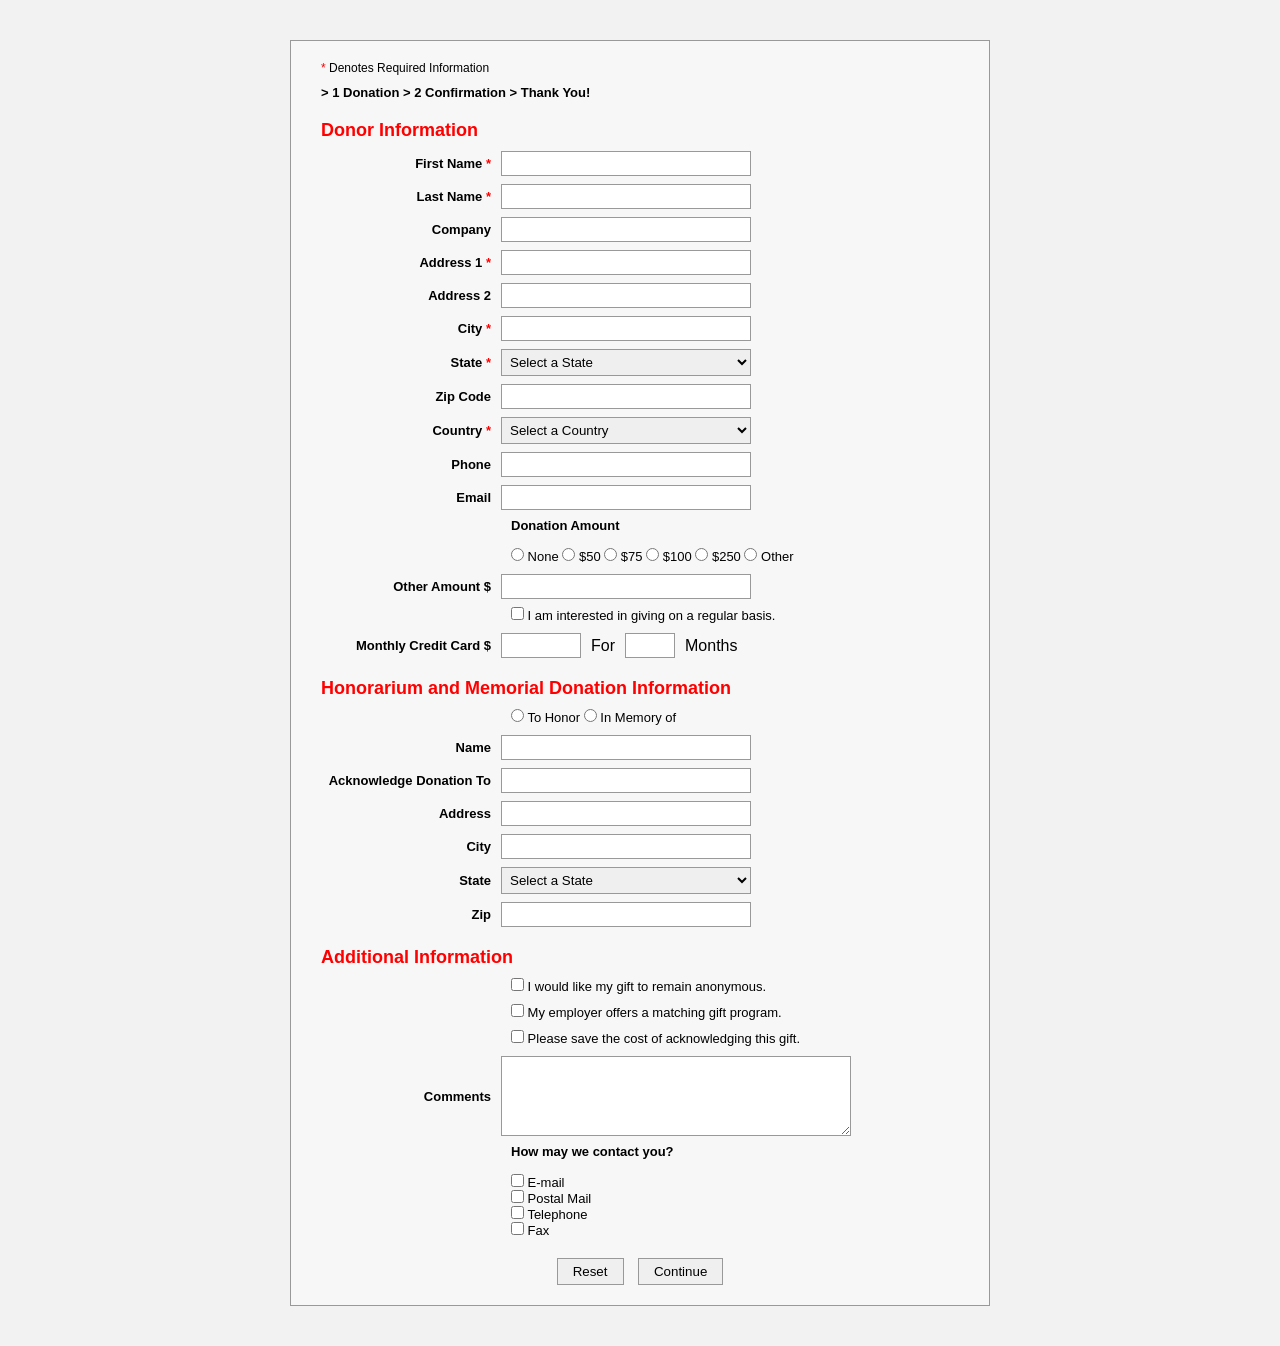
<file: index.html>
<!DOCTYPE html>
<html lang="en">
<head>
    <meta charset="UTF-8">
    <meta name="viewport" content="width=device-width, initial-scale=1.0">
    <title>Donation Form</title>
    <link rel="stylesheet" href="style1.css">

  
</head>
<body>

<div class="container">

    <div class="top-text">
        <span class="required">*</span> Denotes Required Information
    </div>

    <div class="steps">
        > 1 Donation > 2 Confirmation > Thank You!
    </div>

    <h3>Donor Information</h3>

    <div class="form-group">
        <label>First Name <span class="required">*</span></label>
        <input type="text">
    </div>

    <div class="form-group">
        <label>Last Name <span class="required">*</span></label>
        <input type="text">
    </div>

    <div class="form-group">
        <label>Company</label>
        <input type="text">
    </div>

    <div class="form-group">
        <label>Address 1 <span class="required">*</span></label>
        <input type="text">
    </div>

    <div class="form-group">
        <label>Address 2</label>
        <input type="text">
    </div>

    <div class="form-group">
        <label>City <span class="required">*</span></label>
        <input type="text">
    </div>

    <div class="form-group">
        <label>State <span class="required">*</span></label>
        <select>
            <option>Select a State</option>
            <option>Dhaka</option>
            <option>Chittagong</option>
            <option>Khulna</option>
        </select>
    </div>

    <div class="form-group">
        <label>Zip Code</label>
        <input type="text">
    </div>

    <div class="form-group">
        <label>Country <span class="required">*</span></label>
        <select>
            <option>Select a Country</option>
            <option>Bangladesh</option>
            <option>India</option>
            <option>USA</option>
        </select>
    </div>

    <div class="form-group">
        <label>Phone</label>
        <input type="text">
    </div>

    <div class="form-group">
        <label>Email</label>
        <input type="email">
    </div>

    <div class="radio-group">
        <strong>Donation Amount</strong><br><br>

        <input type="radio" name="amount"> None
        <input type="radio" name="amount"> $50
        <input type="radio" name="amount"> $75
        <input type="radio" name="amount"> $100
        <input type="radio" name="amount"> $250
        <input type="radio" name="amount"> Other
    </div>

    <div class="form-group">
        <label>Other Amount $</label>
        <input type="text">
    </div>

    <div class="checkbox-group">
        <input type="checkbox">
        I am interested in giving on a regular basis.
    </div>

    <div class="form-group">
        <label>Monthly Credit Card $</label>
        <input type="text" style="width:80px;">
        <span style="margin-left:10px;">For</span>
        <input type="text" style="width:50px; margin-left:10px;">
        <span style="margin-left:10px;">Months</span>
    </div>

    <h3>Honorarium and Memorial Donation Information</h3>

    <div class="radio-group">
        <input type="radio" name="gift"> To Honor
        <input type="radio" name="gift"> In Memory of
    </div>

    <div class="form-group">
        <label>Name</label>
        <input type="text">
    </div>

    <div class="form-group">
        <label>Acknowledge Donation To</label>
        <input type="text">
    </div>

    <div class="form-group">
        <label>Address</label>
        <input type="text">
    </div>

    <div class="form-group">
        <label>City</label>
        <input type="text">
    </div>

    <div class="form-group">
        <label>State</label>
        <select>
            <option>Select a State</option>
        </select>
    </div>

    <div class="form-group">
        <label>Zip</label>
        <input type="text">
    </div>

    <h3>Additional Information</h3>

    <div class="checkbox-group">
        <input type="checkbox"> I would like my gift to remain anonymous.
    </div>

    <div class="checkbox-group">
        <input type="checkbox"> My employer offers a matching gift program.
    </div>

    <div class="checkbox-group">
        <input type="checkbox"> Please save the cost of acknowledging this gift.
    </div>

    <div class="form-group">
        <label>Comments</label>
        <textarea></textarea>
    </div>

    <div class="checkbox-group">
        <strong>How may we contact you?</strong><br><br>

        <input type="checkbox"> E-mail<br>
        <input type="checkbox"> Postal Mail<br>
        <input type="checkbox"> Telephone<br>
        <input type="checkbox"> Fax
    </div>

    <div class="buttons">
        <button type="reset">Reset</button>
        <button type="submit">Continue</button>
    </div>

</div>

</body>
</html>
</file>
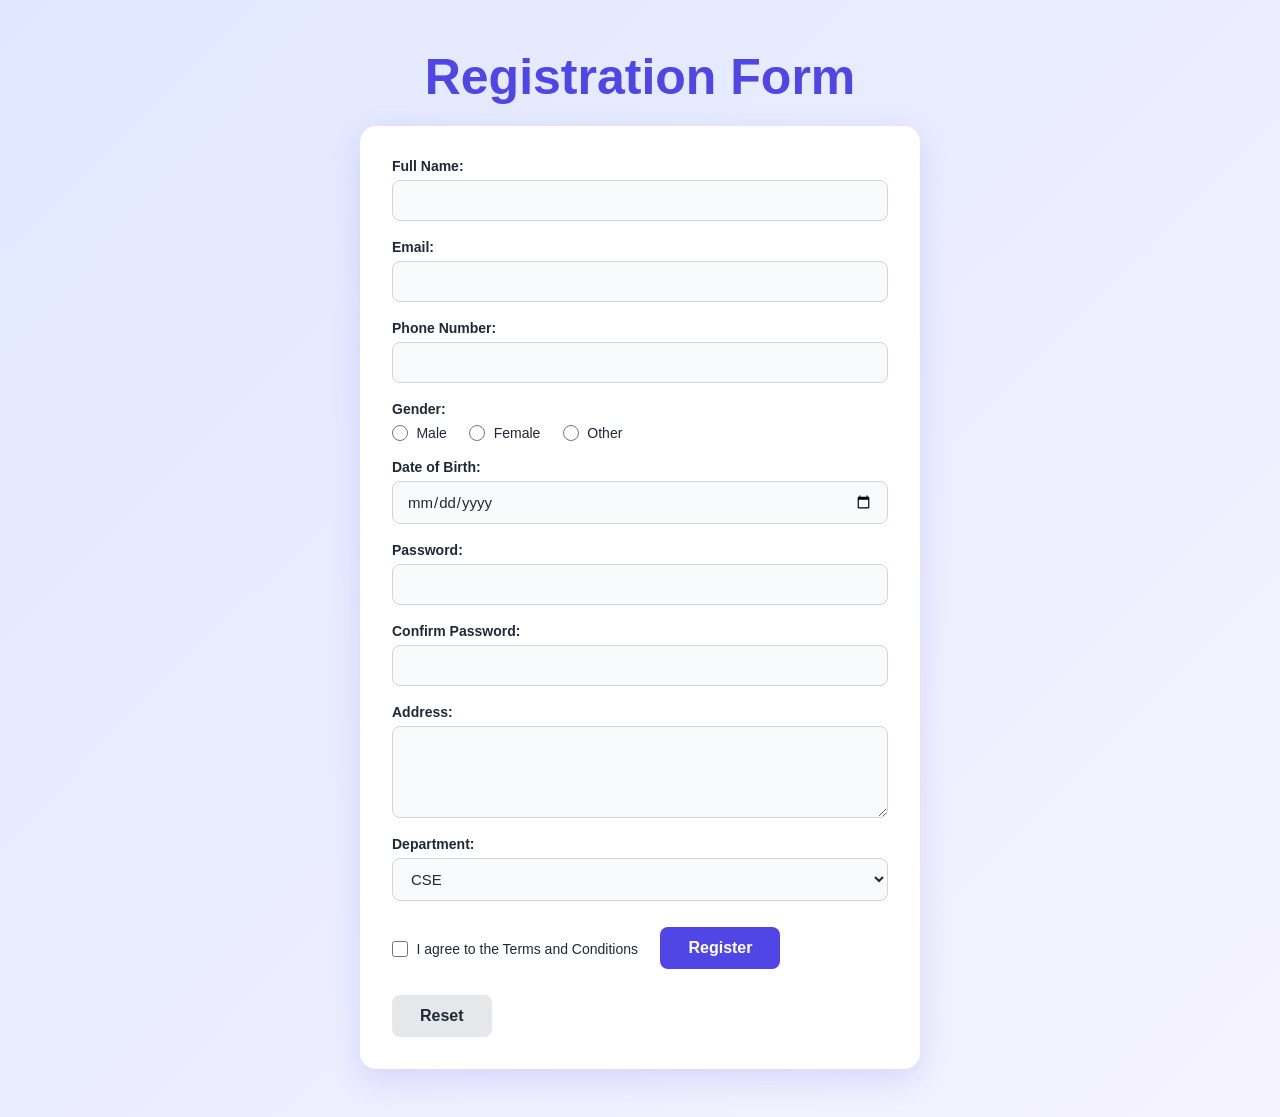
<file: form.html>
<!DOCTYPE html>
<html>

<head>
    <meta charset="UTF-8">
    <meta name="viewport" content="width=device-width, initial-scale=1.0">
    <title>Registration Form</title>
    <link rel="stylesheet" href="style.css">
    
</head>

<body>

    <h2>
        Registration Form
    </h2>

    <form action="#" method="post">

        <label for="fullname">Full Name:</label><br>
        <input type="text" id="fullname" name="fullname" required><br><br>

        <label for="email">Email:</label><br>
        <input type="email" id="email" name="email" required><br><br>

        <label for="phone">Phone Number:</label><br>
        <input type="tel" id="phone" name="phone" required><br><br>

        <label>Gender:</label><br>

        <input type="radio" id="male" name="gender" value="Male">
        <label for="male">Male</label>

        <input type="radio" id="female" name="gender" value="Female">
        <label for="female">Female</label>

        <input type="radio" id="other" name="gender" value="Other">
        <label for="other">Other</label><br><br>

        <label for="dob">Date of Birth:</label><br>
        <input type="date" id="dob" name="dob"><br><br>

        <label for="password">Password:</label><br>
        <input type="password" id="password" name="password" required><br><br>

        <label for="confirmPassword">Confirm Password:</label><br>
        <input type="password" id="confirmPassword" name="confirmPassword" required><br><br>

        <label for="address">Address:</label><br>
        <textarea id="address" name="address" rows="4"></textarea><br><br>

        <label for="department">Department:</label><br>
        <select id="department" name="department">
            <option value="CSE">CSE</option>
            <option value="EEE">EEE</option>
            <option value="BBA">BBA</option>
            <option value="English">English</option>
        </select><br><br>

        <input type="checkbox" id="terms" name="terms" required>
        <label for="terms">I agree to the Terms and Conditions</label><br><br>


        <input type="submit" value="Register" ;>

        <input type="reset" value="Reset" ;>
    </form>

</body>

</html>
</file>
<file: style1.css>
*{
            margin:0;
            padding:0;
            box-sizing:border-box;
            font-family: Arial, sans-serif;
        }

        body{
            background:#f2f2f2;
            padding:40px;
        }

        .container{
            width:700px;
            margin:auto;
            background:#f7f7f7;
            border:1px solid #999;
            padding:20px 30px;
        }

        .top-text{
            font-size:12px;
            margin-bottom:10px;
        }

        .required{
            color:red;
        }

        .steps{
            margin:10px 0;
            font-size:13px;
            font-weight:bold;
        }

        h3{
            color:red;
            margin:20px 0 10px;
            font-size:18px;
        }

        .form-group{
            display:flex;
            align-items:center;
            margin-bottom:8px;
        }

        label{
            width:180px;
            text-align:right;
            padding-right:10px;
            font-size:13px;
            font-weight:bold;
        }

        input[type="text"],
        input[type="email"],
        select,
        textarea{
            width:250px;
            padding:4px;
            border:1px solid #999;
        }

        textarea{
            width:350px;
            height:80px;
        }

        .inline{
            display:flex;
            align-items:center;
            gap:10px;
            flex-wrap:wrap;
        }

        .radio-group,
        .checkbox-group{
            margin-left:190px;
            margin-bottom:10px;
            font-size:13px;
        }

        .small-text{
            font-size:11px;
            color:#555;
        }

        .buttons{
            text-align:center;
            margin-top:20px;
        }

        button{
            padding:5px 15px;
            margin:0 5px;
            border:1px solid #999;
            cursor:pointer;
        }

        hr{
            margin:20px 0;
        }
</file>
<file: style.css>
:root {
    --primary: #4f46e5;
    --primary-dark: #4338ca;
    --text: #1f2937;
    --border: #d1d5db;
}

* {
    box-sizing: border-box;
}

body {
    margin: 20;
    padding: 40px 16px;
    font-family: "Segoe UI", Roboto, Helvetica, Arial, sans-serif;
    color: var(--text);
    background: linear-gradient(135deg, #e0e7ff 0%, #f5f3ff 100%);
    min-height: 100vh;
}

 
h2 {
    max-width: 560px;
    margin: 0 auto 20px;
    text-align: center;
    font-size: 50px;
    color: var(--primary);
}

 
form {
    max-width: 560px;
    margin: 0 auto;
    padding: 32px;
    background: #fff;
    border-radius: 16px;
    box-shadow: 0 10px 30px rgba(79, 70, 229, 0.15);
}

 
br {
    display: none;
}

 
label {
    display: block;
    margin-top: 18px;
    margin-bottom: 6px;
    font-size: 14px;
    font-weight: 600;
}

form label:first-child {
    margin-top: 0;
}

 
input[type="text"],
input[type="email"],
input[type="tel"],
input[type="date"],
input[type="password"],
textarea,
select {
    display: block;
    width: 100%;
    padding: 11px 14px;
    font-size: 15px;
    font-family: inherit;
    color: var(--text);
    background: #f9fafb;
    border: 1px solid var(--border);
    border-radius: 8px;
    transition: border-color .2s, box-shadow .2s, background .2s;
}

textarea {
    resize: vertical;
}

input:focus,
textarea:focus,
select:focus {
    outline: none;
    background: #fff;
    border-color: var(--primary);
    box-shadow: 0 0 0 3px rgba(79, 70, 229, 0.18);
}
  
input[type="radio"],
input[type="checkbox"] {
    width: 16px;
    height: 16px;
    margin: 0 4px 0 0;
    vertical-align: middle;
    accent-color: var(--primary);
    cursor: pointer;
}

input[type="radio"]+label,
input[type="checkbox"]+label {
    display: inline-block;
    margin: 0 18px 0 0;
    font-weight: 500;
    vertical-align: middle;
    cursor: pointer;
}

 
input[type="submit"],
input[type="reset"] {
    margin-top: 26px;
    margin-right: 10px;
    padding: 12px 28px;
    font-size: 16px;
    font-weight: 600;
    border: none;
    border-radius: 8px;
    cursor: pointer;
    transition: background .2s, transform .1s;
}

input[type="submit"] {
    background: var(--primary);
    color: #fff;
}

input[type="submit"]:hover {
    background: var(--primary-dark);
}

input[type="reset"] {
    background: #e5e7eb;
    color: var(--text);
}

input[type="reset"]:hover {
    background: #d1d5db;
}

input[type="submit"]:active,
input[type="reset"]:active {
    transform: scale(0.98);
}

@media (max-width: 480px) {
    form {
        padding: 22px 18px;
    }
}
</file>
